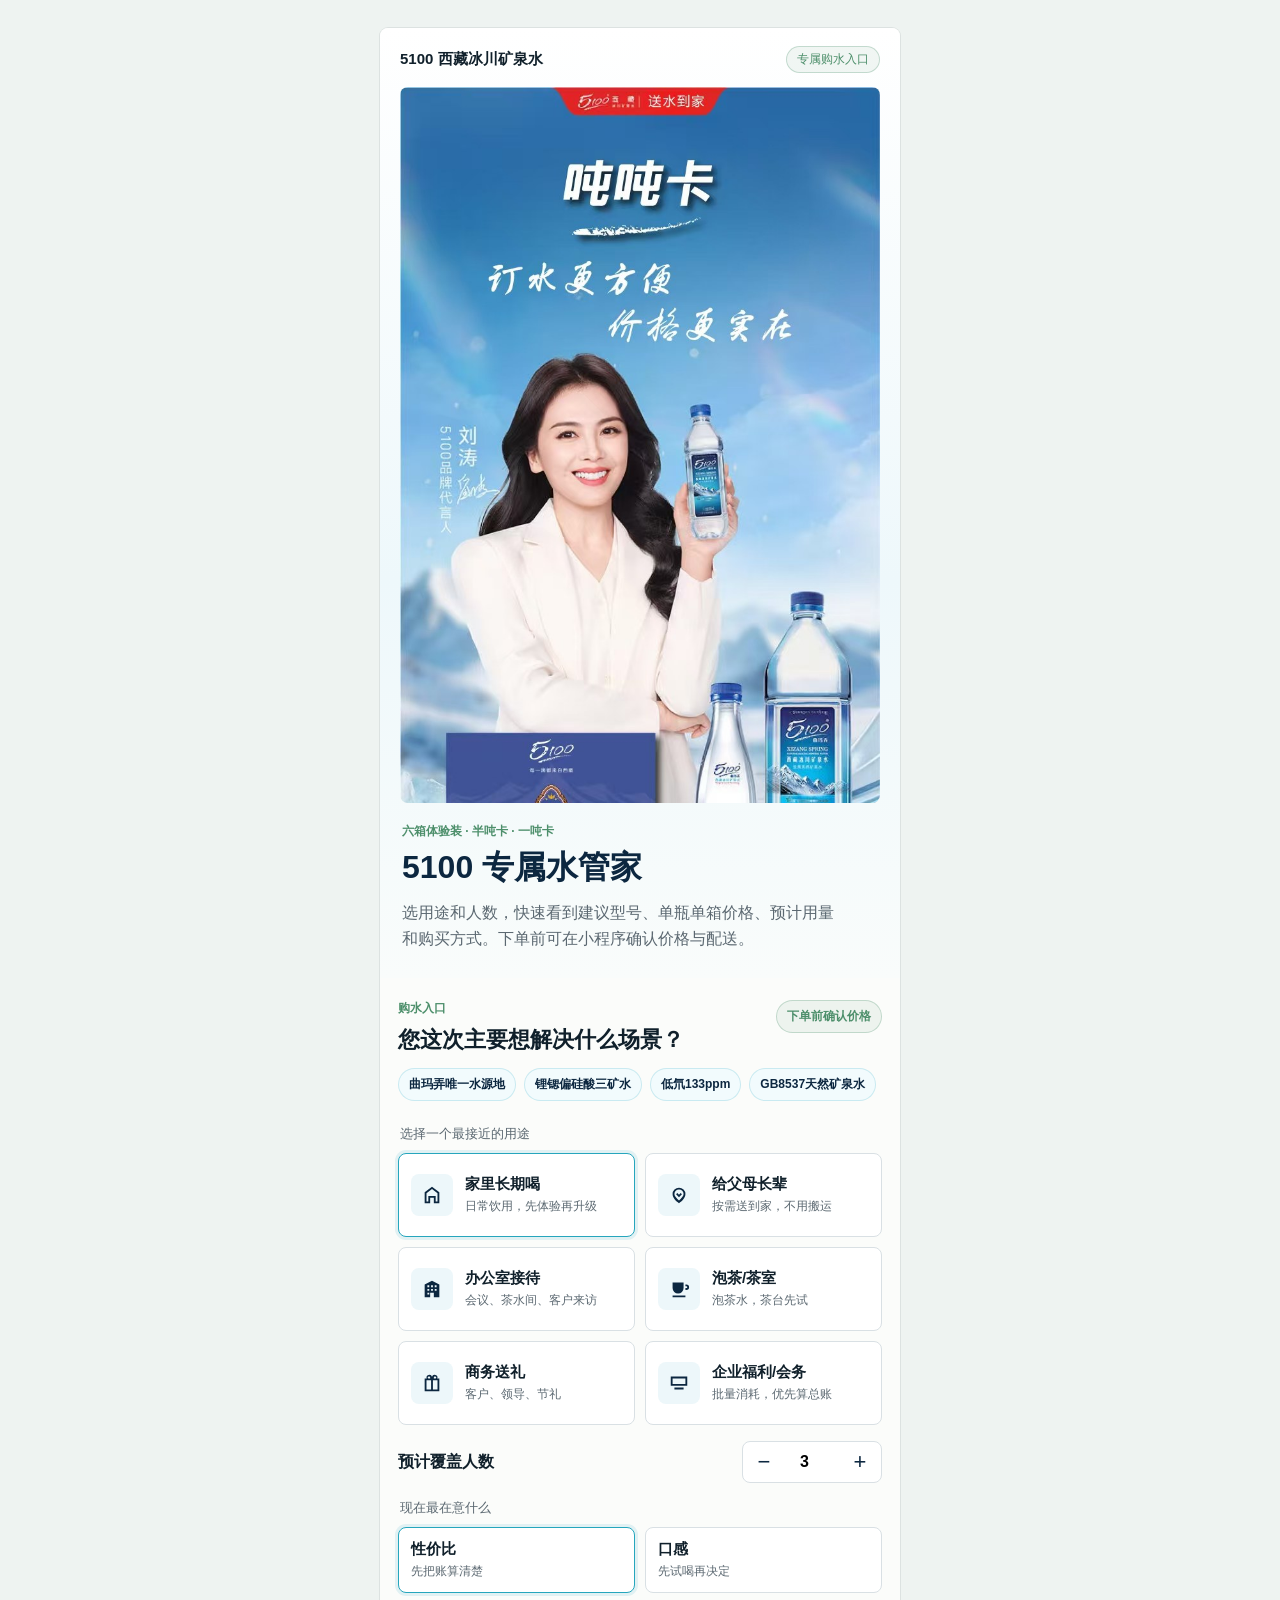
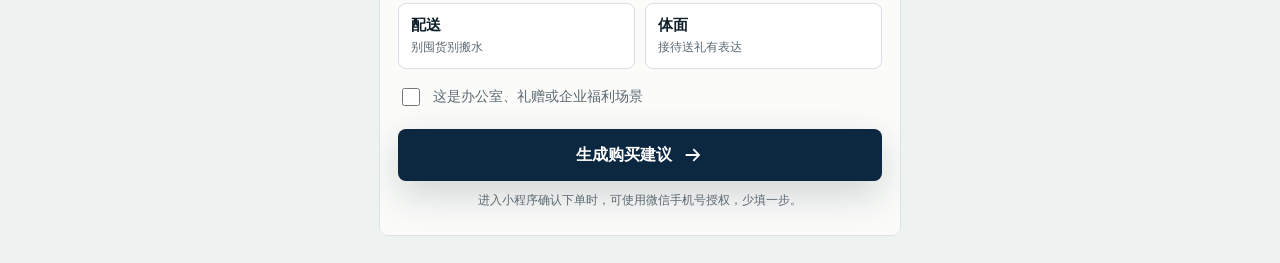
<file: 5100/v1/index.html>
<!doctype html>
<html lang="zh-CN">
  <head>
    <meta charset="UTF-8" />
    <meta name="viewport" content="width=device-width, initial-scale=1, viewport-fit=cover" />
    <title>5100 专属水管家</title>
    <meta
      name="description"
      content="5100专属水管家，按饮水场景推荐体验装、半吨卡、一吨卡和亲友拼卡方案。"
    />
    <link rel="stylesheet" href="./styles.css?v=20260702-proof-images" />
  </head>
  <body>
    <main class="app-shell">
      <section class="hero hero--stacked" aria-labelledby="hero-title">
        <header class="topbar">
          <span class="brand-mark">5100 西藏冰川矿泉水</span>
          <span class="beta-pill">专属购水入口</span>
        </header>
        <figure class="hero-visual">
          <img class="hero-visual__image" src="./assets/manual/hero.jpg" alt="" />
        </figure>
        <div class="hero-copy-panel">
          <p class="eyebrow">六箱体验装 · 半吨卡 · 一吨卡</p>
          <h1 id="hero-title">5100 专属水管家</h1>
          <p class="hero-copy">
            选用途和人数，快速看到建议型号、单瓶单箱价格、预计用量和购买方式。下单前可在小程序确认价格与配送。
          </p>
        </div>
      </section>

      <section class="panel" aria-labelledby="wizard-title">
        <div class="panel-head">
          <div>
            <p class="eyebrow eyebrow--dark">购水入口</p>
            <h2 id="wizard-title">您这次主要想解决什么场景？</h2>
          </div>
          <span class="tier-tag" id="tierTag">下单前确认价格</span>
        </div>

        <div class="proof-rail" aria-label="5100核心卖点">
          <span>曲玛弄唯一水源地</span>
          <span>锂锶偏硅酸三矿水</span>
          <span>低氘133ppm</span>
          <span>GB8537天然矿泉水</span>
          <span>单瓶单箱算清楚</span>
          <span>水卡按需兑换</span>
        </div>

        <form id="planForm" class="wizard">
          <fieldset class="scenario-grid">
            <legend>选择一个最接近的用途</legend>
            <label class="choice is-selected">
              <input type="radio" name="scenario" value="family_drink" checked />
              <span class="choice__icon" aria-hidden="true">
                <svg viewBox="0 0 24 24"><path d="M4 21V9l8-6 8 6v12h-6v-6h-4v6H4Zm2-2h2v-6h8v6h2v-9l-6-4.5L6 10v9Z"/></svg>
              </span>
              <span>
                <strong>家里长期喝</strong>
                <small>日常饮用，先体验再升级</small>
              </span>
            </label>
            <label class="choice">
              <input type="radio" name="scenario" value="parents" />
              <span class="choice__icon" aria-hidden="true">
                <svg viewBox="0 0 24 24"><path d="M12 21c-3.3-2.3-7-5.6-7-10a7 7 0 0 1 14 0c0 4.4-3.7 7.7-7 10Zm0-3.1c2.3-1.8 5-4.5 5-6.9a5 5 0 0 0-10 0c0 2.4 2.7 5.1 5 6.9Zm0-3.4 3.2-3.2-1.4-1.4-1.8 1.8-1.8-1.8-1.4 1.4 3.2 3.2Z"/></svg>
              </span>
              <span>
                <strong>给父母长辈</strong>
                <small>按需送到家，不用搬运</small>
              </span>
            </label>
            <label class="choice">
              <input type="radio" name="scenario" value="office" />
              <span class="choice__icon" aria-hidden="true">
                <svg viewBox="0 0 24 24"><path d="M4 21V7l8-4 8 4v14h-6v-5h-4v5H4Zm3-3h2v-2H7v2Zm0-4h2v-2H7v2Zm0-4h2V8H7v2Zm4 4h2v-2h-2v2Zm0-4h2V8h-2v2Zm4 4h2v-2h-2v2Zm0-4h2V8h-2v2Z"/></svg>
              </span>
              <span>
                <strong>办公室接待</strong>
                <small>会议、茶水间、客户来访</small>
              </span>
            </label>
            <label class="choice">
              <input type="radio" name="scenario" value="tea" />
              <span class="choice__icon" aria-hidden="true">
                <svg viewBox="0 0 24 24"><path d="M5 5h12v6a6 6 0 0 1-12 0V5Zm14 2h1a3 3 0 0 1 0 6h-1v-2h1a1 1 0 0 0 0-2h-1V7ZM5 19h14v2H5v-2Z"/></svg>
              </span>
              <span>
                <strong>泡茶/茶室</strong>
                <small>泡茶水，茶台先试</small>
              </span>
            </label>
            <label class="choice">
              <input type="radio" name="scenario" value="gift" />
              <span class="choice__icon" aria-hidden="true">
                <svg viewBox="0 0 24 24"><path d="M20 7h-2.2A3 3 0 0 0 12 5.2 3 3 0 0 0 6.2 7H4v14h16V7ZM9 5a1 1 0 0 1 1 1v1H8a1 1 0 0 1 1-2Zm6 0a1 1 0 0 1 1 2h-2V6a1 1 0 0 1 1-1ZM6 9h5v10H6V9Zm12 10h-5V9h5v10Z"/></svg>
              </span>
              <span>
                <strong>商务送礼</strong>
                <small>客户、领导、节礼</small>
              </span>
            </label>
            <label class="choice">
              <input type="radio" name="scenario" value="conference" />
              <span class="choice__icon" aria-hidden="true">
                <svg viewBox="0 0 24 24"><path d="M3 5h18v10H3V5Zm2 2v6h14V7H5Zm2 12v-2h10v2H7Z"/></svg>
              </span>
              <span>
                <strong>企业福利/会务</strong>
                <small>批量消耗，优先算总账</small>
              </span>
            </label>
          </fieldset>

          <div class="form-row">
            <label for="people">预计覆盖人数</label>
            <div class="counter">
              <button type="button" data-counter="-1" aria-label="减少人数">−</button>
              <input id="people" name="people" type="number" min="1" max="30" value="3" />
              <button type="button" data-counter="1" aria-label="增加人数">+</button>
            </div>
          </div>

          <fieldset class="priority-grid">
            <legend>现在最在意什么</legend>
            <label class="choice choice--compact is-selected">
              <input type="radio" name="priority" value="value" checked />
              <span>
                <strong>性价比</strong>
                <small>先把账算清楚</small>
              </span>
            </label>
            <label class="choice choice--compact">
              <input type="radio" name="priority" value="taste" />
              <span>
                <strong>口感</strong>
                <small>先试喝再决定</small>
              </span>
            </label>
            <label class="choice choice--compact">
              <input type="radio" name="priority" value="delivery" />
              <span>
                <strong>配送</strong>
                <small>别囤货别搬水</small>
              </span>
            </label>
            <label class="choice choice--compact">
              <input type="radio" name="priority" value="prestige" />
              <span>
                <strong>体面</strong>
                <small>接待送礼有表达</small>
              </span>
            </label>
          </fieldset>

          <label class="toggle-line">
            <input type="checkbox" name="hasEnterpriseResource" />
            <span>这是办公室、礼赠或企业福利场景</span>
          </label>

          <button class="primary-action" type="submit">
            <span>生成购买建议</span>
            <svg viewBox="0 0 24 24" aria-hidden="true">
              <path d="M13 5 20 12l-7 7-1.4-1.4 4.6-4.6H4v-2h12.2l-4.6-4.6L13 5Z"/>
            </svg>
          </button>
          <p class="auth-note">进入小程序确认下单时，可使用微信手机号授权，少填一步。</p>
        </form>
      </section>

      <section id="result" class="result is-hidden" aria-live="polite">
        <div class="result-head">
          <p class="eyebrow eyebrow--dark">购买建议</p>
          <h2 id="resultTitle">推荐方案</h2>
          <p id="resultReason"></p>
        </div>

        <article class="recommend-card">
          <img id="productImage" class="recommend-card__image" src="./assets/manual/family.jpg" alt="" />
          <div>
            <span>推荐型号</span>
            <strong id="productName">-</strong>
            <small id="productSpec">-</small>
          </div>
          <div>
            <span>推荐路径</span>
            <strong id="packageName">-</strong>
            <small id="packageRole">-</small>
          </div>
        </article>

        <div class="section-line">
          <h3>预计用量</h3>
          <p>帮你先把大概用量算清楚。</p>
        </div>
        <article id="usageInsight" class="usage-card"></article>

        <div class="section-line">
          <h3>选择购买方式</h3>
          <p>单瓶、单箱和水卡都算清楚。</p>
        </div>
        <div id="packageList" class="package-list"></div>

        <div class="section-line">
          <h3>高端水价格对比</h3>
          <p>按当前型号匹配同规格或近规格整箱参考。</p>
        </div>
        <div id="priceComparison" class="comparison-list"></div>

        <div class="section-line">
          <h3>亲友拼卡</h3>
          <p>按实体水卡张数凑，不拆水卡规则。</p>
        </div>
        <article id="groupOrderPanel" class="group-order-card"></article>

        <div class="section-line">
          <h3>国货之光 5100</h3>
          <p>高端冰川水，日常也喝得起。</p>
        </div>
        <div id="qualityList" class="quality-list"></div>

        <div class="section-line">
          <h3>购买前常见问题</h3>
          <p>下单前先看清楚。</p>
        </div>
        <div id="objectionList" class="objection-list"></div>

        <div class="section-line">
          <h3>为什么适合你</h3>
          <p>按你的场景和关注点展示重点。</p>
        </div>
        <div id="educationList" class="education-list"></div>

        <div class="section-line">
          <h3>换一款看看</h3>
          <p>不同规格适合不同饮水习惯。</p>
        </div>
        <div id="alternativeList" class="alternative-list"></div>
      </section>
    </main>

    <div id="toast" class="toast" role="status" aria-live="polite"></div>

    <dialog id="orderDialog" class="order-dialog">
      <form method="dialog">
        <div class="dialog-head">
          <div>
            <p class="eyebrow eyebrow--dark">下单确认</p>
            <h2>请确认你的选择</h2>
          </div>
          <button class="icon-button" value="close" aria-label="关闭">×</button>
        </div>
        <p id="dialogMessage" class="dialog-copy"></p>
        <div id="orderSummary" class="order-summary"></div>
        <p class="dialog-tip">进入小程序确认下单时，可使用微信手机号授权。</p>
        <button class="primary-action" value="close" type="submit">好的</button>
      </form>
    </dialog>

    <script src="./app.js?v=20260702-proof-images" type="module"></script>
  </body>
</html>
</file>
<file: 5100/v1/styles.css>
:root {
  color-scheme: light;
  --ink: #10202b;
  --muted: #5b6871;
  --line: #d9e0e4;
  --ice: #edf7fa;
  --paper: #fbfcfa;
  --navy: #0c2740;
  --cyan: #26a6bd;
  --green: #4d8f6b;
  --gold: #a77a2d;
  --shadow: 0 14px 38px rgba(16, 32, 43, 0.18);
}

* {
  box-sizing: border-box;
}

html {
  min-width: 320px;
  background: #eef3f1;
}

body {
  margin: 0;
  font-family: -apple-system, BlinkMacSystemFont, "Segoe UI", "PingFang SC",
    "Hiragino Sans GB", "Microsoft YaHei", sans-serif;
  color: var(--ink);
  letter-spacing: 0;
}

button,
input {
  font: inherit;
}

button {
  cursor: pointer;
}

.app-shell {
  width: min(100%, 520px);
  min-height: 100vh;
  margin: 0 auto;
  background: var(--paper);
  box-shadow: 0 0 0 1px rgba(16, 32, 43, 0.08);
}

.hero {
  position: relative;
  overflow: hidden;
  display: flex;
  flex-direction: column;
  gap: 14px;
  padding: max(18px, env(safe-area-inset-top)) 20px 22px;
  color: var(--ink);
  background:
    linear-gradient(180deg, #ffffff 0%, #eef8fb 58%, #f9fcfb 100%);
}

.hero--stacked {
  justify-content: flex-start;
}

.hero__image {
  position: relative;
  width: 100%;
  height: auto;
  object-fit: contain;
  object-position: center;
  border-radius: 8px;
  background: #e7f6fb;
}

.hero-visual {
  margin: 0;
  overflow: hidden;
  border-radius: 8px;
  background: #e7f6fb;
}

.hero-visual__image {
  display: block;
  width: 100%;
  height: auto;
}

.hero-copy-panel {
  padding: 6px 2px 4px;
}

.topbar,
.hero__content {
  position: relative;
  z-index: 1;
}

.hero-copy-panel {
  position: relative;
  z-index: 1;
}

.topbar {
  display: flex;
  align-items: center;
  justify-content: space-between;
}

.brand-mark {
  font-size: 15px;
  font-weight: 700;
}

.beta-pill {
  border: 1px solid rgba(77, 143, 107, 0.28);
  border-radius: 999px;
  padding: 4px 10px;
  font-size: 12px;
  color: var(--green);
  background: rgba(77, 143, 107, 0.08);
}

.eyebrow {
  margin: 0 0 10px;
  font-size: 12px;
  font-weight: 700;
  color: var(--green);
}

.eyebrow--dark {
  color: var(--green);
}

h1,
h2,
h3,
p {
  margin-top: 0;
}

h1 {
  max-width: 100%;
  margin-bottom: 14px;
  color: var(--navy);
  font-size: 32px;
  line-height: 1.12;
  font-weight: 800;
  white-space: nowrap;
}

.hero-copy {
  max-width: 27em;
  margin-bottom: 0;
  color: var(--muted);
  font-size: 16px;
  line-height: 1.65;
}

.panel,
.result {
  padding: 22px 18px 26px;
}

.panel {
  position: relative;
  z-index: 2;
  background: var(--paper);
  border-radius: 0;
}

.panel-head,
.result-head,
.section-line,
.conversion-bar {
  display: flex;
  align-items: flex-start;
  justify-content: space-between;
  gap: 14px;
}

.tier-tag {
  flex: 0 0 auto;
  border: 1px solid rgba(77, 143, 107, 0.28);
  border-radius: 999px;
  padding: 7px 10px;
  color: var(--green);
  background: rgba(77, 143, 107, 0.08);
  font-size: 12px;
  font-weight: 800;
}

.proof-rail {
  display: flex;
  gap: 8px;
  overflow-x: auto;
  padding: 14px 0 2px;
  scrollbar-width: none;
}

.proof-rail::-webkit-scrollbar {
  display: none;
}

.proof-rail span {
  flex: 0 0 auto;
  border: 1px solid rgba(38, 166, 189, 0.2);
  border-radius: 999px;
  padding: 7px 10px;
  color: var(--navy);
  background: #f2fbfd;
  font-size: 12px;
  font-weight: 800;
}

.panel-head h2,
.result-head h2 {
  margin-bottom: 0;
  font-size: 22px;
  line-height: 1.22;
}

.step-indicator {
  display: flex;
  gap: 6px;
  padding-top: 10px;
}

.step-dot {
  width: 7px;
  height: 7px;
  border-radius: 50%;
  background: #c9d4d8;
}

.step-dot.is-active {
  width: 22px;
  border-radius: 999px;
  background: var(--cyan);
}

.wizard {
  margin-top: 22px;
}

fieldset {
  border: 0;
  margin: 0;
  padding: 0;
}

legend {
  margin-bottom: 10px;
  color: var(--muted);
  font-size: 13px;
}

.scenario-grid,
.priority-grid {
  display: grid;
  gap: 10px;
}

@media (min-width: 430px) {
  .scenario-grid,
  .priority-grid {
    grid-template-columns: 1fr 1fr;
  }
}

.priority-grid {
  margin-top: 16px;
}

.choice {
  display: grid;
  grid-template-columns: 42px 1fr;
  align-items: center;
  gap: 12px;
  min-height: 76px;
  padding: 12px;
  border: 1px solid var(--line);
  border-radius: 8px;
  background: #fff;
}

.choice--compact {
  grid-template-columns: 1fr;
  min-height: 66px;
}

.choice--compact strong {
  font-size: 14px;
}

.scenario-grid .choice {
  min-height: 84px;
}

.choice input {
  position: absolute;
  opacity: 0;
  pointer-events: none;
}

.choice.is-selected {
  border-color: var(--cyan);
  box-shadow: 0 0 0 3px rgba(38, 166, 189, 0.12);
}

.choice__icon {
  width: 42px;
  height: 42px;
  display: inline-flex;
  align-items: center;
  justify-content: center;
  border-radius: 8px;
  color: var(--navy);
  background: var(--ice);
}

.choice__icon svg,
.primary-action svg {
  width: 22px;
  height: 22px;
  fill: currentColor;
}

.choice strong,
.choice small {
  display: block;
}

.choice strong {
  margin-bottom: 4px;
  font-size: 15px;
}

.choice small {
  color: var(--muted);
  font-size: 12px;
}

.form-row,
.toggle-line {
  margin-top: 16px;
}

.form-row {
  display: flex;
  align-items: center;
  justify-content: space-between;
  gap: 14px;
}

.form-row label {
  font-weight: 700;
}

.counter {
  display: grid;
  grid-template-columns: 42px 54px 42px;
  height: 42px;
  border: 1px solid var(--line);
  border-radius: 8px;
  overflow: hidden;
  background: #fff;
}

.counter button,
.counter input {
  border: 0;
  background: transparent;
  text-align: center;
}

.counter button {
  color: var(--navy);
  font-size: 22px;
}

.counter input {
  width: 54px;
  font-weight: 800;
}

.toggle-line {
  display: flex;
  align-items: center;
  gap: 10px;
  color: var(--muted);
  font-size: 14px;
}

.toggle-line input {
  width: 18px;
  height: 18px;
  accent-color: var(--green);
}

.primary-action,
.ghost-action {
  width: 100%;
  min-height: 52px;
  border: 0;
  border-radius: 8px;
  font-weight: 800;
}

.primary-action {
  margin-top: 20px;
  display: inline-flex;
  align-items: center;
  justify-content: center;
  gap: 10px;
  color: #fff;
  background: var(--navy);
  box-shadow: var(--shadow);
}

.auth-note {
  margin: 10px 0 0;
  color: var(--muted);
  font-size: 12px;
  line-height: 1.5;
  text-align: center;
}

.primary-action--compact {
  width: auto;
  min-height: 46px;
  padding: 0 14px;
  margin-top: 0;
  white-space: nowrap;
}

.ghost-action {
  margin-top: 12px;
  border: 1px solid var(--line);
  color: var(--navy);
  background: #fff;
}

.result {
  border-top: 1px solid #e6ecef;
  background: #fff;
}

.result.is-hidden {
  display: none;
}

.result-head {
  display: block;
}

.result-head p:last-child {
  color: var(--muted);
  line-height: 1.6;
}

.recommend-card {
  display: grid;
  grid-template-columns: 104px 1fr 1fr;
  gap: 1px;
  margin: 16px 0 18px;
  overflow: hidden;
  border: 1px solid var(--line);
  border-radius: 8px;
  background: var(--line);
}

.recommend-card__image {
  width: 104px;
  height: 100%;
  min-height: 104px;
  display: block;
  object-fit: contain;
  object-position: center;
  background: #e8f3f7;
}

.recommend-card > div {
  min-height: 88px;
  padding: 14px;
  background: #f8fbfb;
}

.recommend-card span,
.recommend-card small {
  display: block;
  color: var(--muted);
  font-size: 12px;
}

.recommend-card strong {
  display: block;
  margin: 7px 0 4px;
  font-size: 20px;
}

.metric-band {
  display: grid;
  grid-template-columns: repeat(3, minmax(0, 1fr));
  gap: 1px;
  margin: 18px 0 22px;
  overflow: hidden;
  border: 1px solid var(--line);
  border-radius: 8px;
  background: var(--line);
}

.metric-band div {
  min-height: 82px;
  padding: 12px 10px;
  background: #f8fbfb;
}

.metric-band span,
.conversion-bar span {
  display: block;
  margin-bottom: 6px;
  color: var(--muted);
  font-size: 12px;
}

.metric-band strong {
  display: block;
  font-size: clamp(17px, 5vw, 24px);
  color: var(--navy);
  word-break: keep-all;
}

.metric-band .metric-copy {
  font-size: 13px;
  line-height: 1.35;
  font-weight: 800;
  word-break: break-word;
}

.section-line {
  margin-top: 20px;
  border-top: 1px solid var(--line);
  padding-top: 18px;
}

.section-line h3 {
  margin-bottom: 0;
  font-size: 17px;
}

.section-line p {
  max-width: 13em;
  margin-bottom: 0;
  color: var(--muted);
  font-size: 12px;
  text-align: right;
}

.delivery-list,
.education-list,
.package-list,
.alternative-list,
.objection-list,
.enablement-list,
.comparison-list,
.quality-list {
  display: grid;
  gap: 10px;
  margin-top: 12px;
}

.usage-card,
.follow-card {
  margin-top: 12px;
  border: 1px solid var(--line);
  border-radius: 8px;
  padding: 14px;
  background: #fff;
}

.usage-card span,
.follow-note span {
  display: block;
  margin-bottom: 5px;
  color: var(--muted);
  font-size: 12px;
  font-weight: 700;
}

.usage-card strong {
  display: block;
  color: var(--navy);
  font-size: 20px;
  line-height: 1.25;
}

.usage-card p {
  margin: 8px 0 0;
  color: var(--muted);
  font-size: 13px;
  line-height: 1.55;
}

.usage-chips {
  display: flex;
  flex-wrap: wrap;
  gap: 8px;
  margin-top: 12px;
}

.usage-chips span {
  margin: 0;
  border: 1px solid rgba(12, 39, 64, 0.12);
  border-radius: 999px;
  padding: 7px 9px;
  color: var(--navy);
  background: var(--ice);
  font-size: 12px;
  font-weight: 800;
}

.package-card {
  border: 1px solid var(--line);
  border-radius: 8px;
  padding: 14px;
  background: #fff;
}

.package-card.is-recommended {
  border-color: var(--cyan);
  background: linear-gradient(180deg, #f2fbfd, #fff);
  box-shadow: 0 0 0 3px rgba(38, 166, 189, 0.1);
}

.package-card__top {
  display: flex;
  justify-content: space-between;
  gap: 12px;
}

.package-card__top strong,
.package-card__top small,
.package-card__top span {
  display: block;
}

.package-card__top strong {
  margin-bottom: 4px;
  font-size: 17px;
}

.package-card__top small {
  color: var(--muted);
  font-size: 12px;
}

.package-card__top span {
  align-self: flex-start;
  border-radius: 999px;
  padding: 4px 8px;
  color: #fff;
  background: var(--cyan);
  font-size: 11px;
  font-weight: 800;
  white-space: nowrap;
}

.price-row {
  display: flex;
  align-items: baseline;
  gap: 10px;
  margin-top: 12px;
}

.price-row strong {
  color: #d84646;
  font-size: 28px;
  line-height: 1;
}

.price-row del {
  color: #97a3aa;
  font-size: 16px;
}

.package-card p {
  margin: 10px 0 12px;
  color: var(--muted);
  line-height: 1.5;
  font-size: 13px;
}

.unit-price-grid {
  display: grid;
  grid-template-columns: repeat(3, minmax(0, 1fr));
  gap: 8px;
  margin-top: 12px;
}

.unit-price-grid div {
  min-height: 64px;
  border: 1px solid rgba(12, 39, 64, 0.1);
  border-radius: 8px;
  padding: 9px 8px;
  background: #f8fbfb;
}

.unit-price-grid span,
.comparison-card span,
.quality-card span {
  display: block;
  color: var(--muted);
  font-size: 12px;
  font-weight: 700;
}

.unit-price-grid strong {
  display: block;
  margin-top: 6px;
  color: var(--navy);
  font-size: 16px;
  line-height: 1.2;
}

.comparison-card,
.quality-card {
  border: 1px solid var(--line);
  border-radius: 8px;
  padding: 14px;
  background: #fff;
}

.comparison-card.is-highlight {
  border-color: var(--green);
  background: linear-gradient(180deg, #f5fbf7, #fff);
}

.comparison-card__top {
  display: flex;
  justify-content: space-between;
  gap: 10px;
}

.comparison-card strong,
.quality-card strong {
  display: block;
  color: var(--navy);
  font-size: 17px;
  line-height: 1.35;
}

.comparison-card em {
  flex: 0 0 auto;
  border-radius: 999px;
  padding: 4px 8px;
  color: #fff;
  background: var(--green);
  font-size: 11px;
  font-style: normal;
  font-weight: 800;
}

.comparison-price {
  display: grid;
  grid-template-columns: repeat(3, minmax(0, 1fr));
  gap: 8px;
  margin-top: 12px;
}

.comparison-price div {
  border-radius: 8px;
  padding: 10px;
  background: #f8fbfb;
}

.comparison-price b {
  display: block;
  margin-top: 5px;
  color: #d84646;
  font-size: 16px;
}

.comparison-card p,
.quality-card p {
  margin: 10px 0 0;
  color: var(--muted);
  font-size: 12px;
  line-height: 1.5;
}

.quality-list {
  grid-template-columns: 1fr 1fr;
}

.quality-card {
  min-height: 120px;
  background: linear-gradient(180deg, #ffffff, #f8fbfb);
}

.quality-card strong {
  margin-top: 6px;
}

.package-button {
  width: 100%;
  min-height: 44px;
  border: 0;
  border-radius: 8px;
  color: #fff;
  background: var(--navy);
  font-weight: 800;
}

.group-order-card {
  margin-top: 12px;
  border: 1px solid rgba(77, 143, 107, 0.24);
  border-radius: 8px;
  padding: 14px;
  background:
    linear-gradient(180deg, rgba(77, 143, 107, 0.08), rgba(255, 255, 255, 0.96)),
    #fff;
}

.group-order-card__head {
  display: flex;
  justify-content: space-between;
  gap: 12px;
}

.group-order-card__head > div {
  min-width: 0;
}

.group-order-card__head span,
.group-order-card__head p,
.group-progress span,
.group-progress p,
.group-members span,
.group-members small {
  color: var(--muted);
  font-size: 12px;
}

.group-order-card__head span {
  display: block;
  margin-bottom: 5px;
  color: var(--green);
  font-weight: 800;
}

.group-order-card__head strong {
  display: block;
  color: var(--navy);
  font-size: 18px;
  line-height: 1.32;
}

.group-order-card__head p {
  margin: 7px 0 0;
  line-height: 1.5;
}

.group-order-card__head em {
  flex: 0 0 auto;
  align-self: flex-start;
  border: 1px solid rgba(167, 122, 45, 0.24);
  border-radius: 999px;
  padding: 5px 8px;
  color: var(--gold);
  background: rgba(167, 122, 45, 0.08);
  font-size: 11px;
  font-style: normal;
  font-weight: 800;
  white-space: nowrap;
}

.group-target-switch {
  display: grid;
  grid-template-columns: 1fr 1fr;
  gap: 8px;
  margin-top: 14px;
}

.group-target-switch button {
  min-height: 38px;
  border: 1px solid var(--line);
  border-radius: 8px;
  color: var(--navy);
  background: #fff;
  font-size: 13px;
  font-weight: 800;
}

.group-target-switch button.is-active {
  border-color: var(--green);
  color: #fff;
  background: var(--green);
}

.group-progress {
  margin-top: 14px;
  border-top: 1px solid rgba(77, 143, 107, 0.18);
  padding-top: 14px;
}

.group-progress__top {
  display: flex;
  justify-content: space-between;
  gap: 12px;
  margin-bottom: 9px;
}

.group-progress__top strong {
  color: var(--navy);
  font-size: 16px;
}

.group-progress__track {
  height: 10px;
  overflow: hidden;
  border-radius: 999px;
  background: #dfe8e5;
}

.group-progress__bar {
  display: block;
  height: 100%;
  border-radius: inherit;
  background: linear-gradient(90deg, var(--green), var(--cyan));
}

.group-progress p {
  margin: 9px 0 0;
  line-height: 1.55;
}

.group-members {
  display: grid;
  grid-template-columns: repeat(3, minmax(0, 1fr));
  gap: 8px;
  margin-top: 12px;
}

.group-members div {
  min-height: 72px;
  border: 1px solid rgba(77, 143, 107, 0.2);
  border-radius: 8px;
  padding: 10px;
  background: rgba(255, 255, 255, 0.78);
}

.group-members span,
.group-members strong,
.group-members small {
  display: block;
}

.group-members strong {
  margin: 6px 0 4px;
  color: var(--navy);
  font-size: 14px;
}

.group-members small {
  color: var(--green);
  font-weight: 800;
}

.group-actions {
  display: grid;
  grid-template-columns: 1fr;
  gap: 8px;
  margin-top: 12px;
}

.small-action--wide {
  min-height: 42px;
}

.alternative-card {
  width: 100%;
  min-height: 74px;
  padding: 12px;
  border: 1px solid var(--line);
  border-radius: 8px;
  text-align: left;
  background: #fff;
  display: grid;
  grid-template-columns: 74px 1fr;
  gap: 12px;
  align-items: center;
}

.alternative-card > img {
  width: 74px;
  height: 74px;
  border-radius: 8px;
  object-fit: contain;
  object-position: center;
  background: #e8f3f7;
}

.alternative-card strong,
.alternative-card > span,
.alternative-card > span > span,
.alternative-card small {
  display: block;
}

.alternative-card strong {
  margin-bottom: 4px;
}

.alternative-card > span > span,
.alternative-card small {
  color: var(--muted);
  font-size: 12px;
}

.alternative-card small {
  margin-top: 6px;
}

.delivery-item,
.education-item,
.objection-card,
.enablement-card {
  border: 1px solid var(--line);
  border-radius: 8px;
  padding: 14px;
  background: #fff;
}

.objection-card {
  border-left: 4px solid var(--gold);
}

.enablement-card {
  background: linear-gradient(180deg, #ffffff, #f7fbf8);
}

.education-item__image {
  width: calc(100% + 28px);
  height: 188px;
  display: block;
  margin: -14px -14px 12px;
  border-radius: 8px 8px 0 0;
  object-position: center;
  background: #e8f3f7;
}

.education-item__image--contain {
  object-fit: contain;
}

.education-item__image--cover {
  object-fit: cover;
}

.delivery-item {
  display: grid;
  grid-template-columns: 54px 1fr;
  gap: 12px;
  align-items: center;
}

.delivery-count {
  height: 54px;
  border-radius: 8px;
  display: grid;
  place-items: center;
  color: #fff;
  background: var(--green);
  font-weight: 900;
}

.delivery-item strong,
.education-item strong,
.objection-card strong,
.enablement-card strong {
  display: block;
  margin-bottom: 5px;
}

.delivery-item p,
.education-item p,
.objection-card p,
.enablement-card p {
  margin-bottom: 0;
  color: var(--muted);
  line-height: 1.5;
  font-size: 13px;
}

.follow-card__head {
  display: flex;
  align-items: center;
  justify-content: space-between;
  gap: 12px;
}

.follow-card__head strong {
  font-size: 17px;
}

.small-action {
  min-width: 62px;
  min-height: 34px;
  border: 1px solid rgba(38, 166, 189, 0.35);
  border-radius: 8px;
  color: var(--navy);
  background: #f2fbfd;
  font-size: 13px;
  font-weight: 800;
}

#followShareText {
  margin: 12px 0;
  padding: 12px;
  border-radius: 8px;
  color: var(--ink);
  background: #f7f6f1;
  font-size: 14px;
  line-height: 1.65;
  white-space: pre-line;
}

.follow-note {
  margin-top: 10px;
  border-top: 1px solid var(--line);
  padding-top: 10px;
}

.follow-note p {
  margin: 0;
  color: var(--muted);
  font-size: 13px;
  line-height: 1.55;
}

.conversion-bar {
  position: sticky;
  bottom: 0;
  margin: 22px -18px 0;
  padding: 14px 18px max(14px, env(safe-area-inset-bottom));
  align-items: center;
  background: rgba(251, 252, 250, 0.96);
  border-top: 1px solid var(--line);
  backdrop-filter: blur(14px);
}

.conversion-bar strong {
  color: var(--gold);
  font-size: 24px;
}

.toast {
  position: fixed;
  left: 50%;
  bottom: 20px;
  transform: translateX(-50%) translateY(120px);
  width: min(90vw, 420px);
  padding: 12px 14px;
  border-radius: 8px;
  background: rgba(12, 39, 64, 0.94);
  color: #fff;
  opacity: 0;
  transition: 180ms ease;
  z-index: 10;
}

.toast.is-visible {
  transform: translateX(-50%) translateY(0);
  opacity: 1;
}

.order-dialog {
  width: min(92vw, 460px);
  border: 0;
  border-radius: 8px;
  padding: 0;
  color: var(--ink);
  background: var(--paper);
  box-shadow: var(--shadow);
}

.order-dialog::backdrop {
  background: rgba(12, 39, 64, 0.45);
}

.order-dialog form {
  margin: 0;
  padding: 18px;
}

.dialog-head {
  display: flex;
  align-items: flex-start;
  justify-content: space-between;
  gap: 12px;
}

.dialog-head h2 {
  margin-bottom: 0;
  font-size: 21px;
}

.icon-button {
  width: 34px;
  height: 34px;
  border: 1px solid var(--line);
  border-radius: 50%;
  background: #fff;
  color: var(--muted);
  font-size: 24px;
  line-height: 1;
}

.dialog-copy {
  margin: 14px 0;
  color: var(--muted);
  line-height: 1.6;
}

.order-summary {
  margin: 14px 0 0;
}

.order-summary__rows {
  display: grid;
  gap: 8px;
}

.order-summary__rows div {
  display: flex;
  align-items: center;
  justify-content: space-between;
  gap: 12px;
  border: 1px solid var(--line);
  border-radius: 8px;
  padding: 11px 12px;
  background: #fff;
}

.order-summary__rows span {
  color: var(--muted);
  font-size: 12px;
}

.order-summary__rows strong {
  color: var(--navy);
  font-size: 14px;
  text-align: right;
}

.order-summary__invite,
.order-summary__pending,
.dialog-tip {
  margin: 12px 0 0;
  color: var(--muted);
  font-size: 13px;
  line-height: 1.55;
}

.order-summary__invite {
  padding: 12px;
  border-radius: 8px;
  background: #f7f6f1;
}

.order-summary__link,
.order-summary__pending {
  display: block;
  border-radius: 8px;
  padding: 12px;
  text-align: center;
  font-weight: 800;
}

.order-summary__link {
  color: #fff;
  background: var(--green);
  text-decoration: none;
}

.order-summary__pending {
  border: 1px solid rgba(77, 143, 107, 0.24);
  color: var(--green);
  background: rgba(77, 143, 107, 0.08);
}

@media (min-width: 680px) {
  body {
    padding: 28px 0;
  }

  .app-shell {
    min-height: auto;
    border-radius: 8px;
    overflow: hidden;
  }
}
</file>
